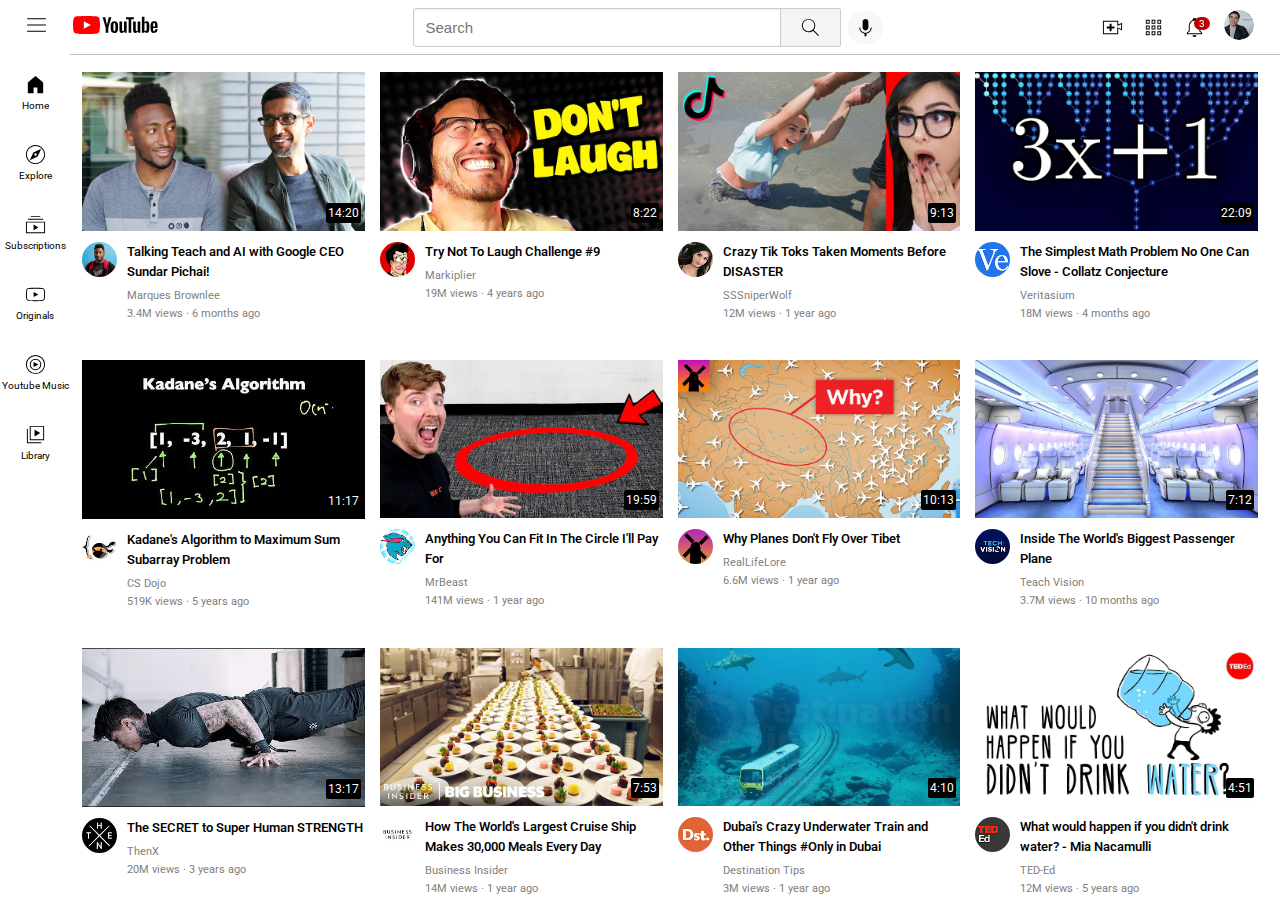
<file: index.html>
<!DOCTYPE html>
<html>

<head>
  <title>YouTube</title>
  <link rel="stylesheet" href="Youtube Styles/header.css">
  <link rel="stylesheet" href="Youtube Styles/body.css">
  <link rel="stylesheet" href="Youtube Styles/sidebar.css">
  <link rel="stylesheet" href="Youtube Styles/videos.css">
  <link rel="preconnect" href="https://fonts.googleapis.com">
  <link rel="preconnect" href="https://fonts.gstatic.com" crossorigin>
  <link rel="icon" href="Youtube images/youtube-icon.jpeg">
  <link href="https://fonts.googleapis.com/css2?family=Roboto:ital,wght@0,100..900;1,100..900&display=swap"
    rel="stylesheet">
</head>

<body>
  <div class="header">
    <div class="menu-youtube">
      <div>
        <img class="hamburger-menu" src="myYoutubeIcons/hamburger-menu.svg" alt="hamburger-menu">
      </div>
      <div>
        <img class="youtube-logo" src="myYoutubeIcons/youtube-logo.svg" alt="youtube-logo">
      </div>
    </div>
    <div class="search-voice">
      <input class="search" type="text" placeholder="Search">
      <div>
        <button class="search-icon-button">
          <img class="search-icon" src="myYoutubeIcons/search.svg" alt="search">
          <div class="tooltip">Search</div>
        </button>
      </div>
      <div class="voice-search-icon-container">
        <img class="voice-search-icon" src="myYoutubeIcons/voice-search-icon.svg" alt="voice-search-icon">
        <div class="tooltip">Search with your voice</div>
      </div>
    </div>
    <div class="my-channel-notifications">
      <div class="upload-container">
        <img class="upload" src="myYoutubeIcons/upload.svg" alt="youtube-apps">
        <div class="tooltip">Create</div>
      </div>
      <div class="youtube-apps-container">
        <img class="youtube-apps" src="myYoutubeIcons/youtube-apps.svg" alt="youtube-apps">
        <div class="tooltip">YouTube apps</div>
      </div>
      <div class="notifications-container">
        <img class="notifications" src="myYoutubeIcons/notifications.svg" alt="notifications">
        <div class="notifications-number">
          3
        </div>
        <div class="tooltip">Notifications</div>
      </div>
      <div>
        <img class="my-channel" src="Youtube images/my-channel.jpeg" alt="my-channel">
      </div>
    </div>
  </div>
  <div class="sidebar">
    <div class="icon">
      <img class="home-icon" src="myYoutubeIcons/home.svg" alt="home-icon">
      <div>Home</div>
    </div>
    <div class="icon">
      <img class="explore-icon" src="myYoutubeIcons/explore.svg" alt="explore-icon">
      <div>Explore</div>
    </div>
    <div class="icon">
      <img class="subscriptions-icon" src="myYoutubeIcons/subscriptions.svg" alt="subscriptions-icon">
      <div>Subscriptions</div>
    </div>
    <div class="icon">
      <img class="originals-icon" src="myYoutubeIcons/originals.svg" alt="originals-icon">
      <div>Originals</div>
    </div>
    <div class="icon">
      <img class="youtube-music-icon" src="myYoutubeIcons/youtube-music.svg" alt="youtube-music-icon">
      <div>Youtube Music</div>
    </div>
    <div class="icon">
      <img class="library-icon" src="myYoutubeIcons/library.svg" alt="library-icon">
      <div>Library</div>
    </div>
  </div>
  <div class="video-grid">
    <div class="video-card">
      <div class="thumbnail-container">
        <a href="https://www.youtube.com/watch?v=n2RNcPRtAiY">
          <img class="thumbnail" src="Youtube images/thumbnail-1.webp" alt="thumbnail-1">
        </a>
        <div class="video-time">14&#58;20</div>
      </div>
      <div class="video-review">
        <div class="channel-container">
          <a href="https://www.youtube.com/c/mkbhd">
            <img class="channel" src="Youtube images/channel-1.jpeg" alt="channel-1">
          </a>
        </div>
        <div class="video-info">
          <div class="video-title">Talking Teach and AI with Google CEO Sundar Pichai&#33;</div>
          <div class="video-author">Marques Brownlee</div>
          <div class="video-view">3.4M views &#183; 6 months ago</div>
        </div>
      </div>
    </div>
    <div class="video-card">
      <div class="thumbnail-container">
        <a href="https://www.youtube.com/watch?v=mP0RAo9SKZk">
          <img class="thumbnail" src="Youtube images/thumbnail-2.webp" alt="thumbnail-2">
        </a>
        <div class="video-time">8&#58;22</div>
      </div>
      <div class="video-review">
        <div class="channel-container">
          <a href="https://www.youtube.com/c/markiplier">
            <img class="channel" src="Youtube images/channel-2.jpeg" alt="channel-2">
          </a>

        </div>
        <div class="video-info">
          <div class="video-title">Try Not To Laugh Challenge &#35;9</div>
          <div class="video-author">Markiplier</div>
          <div class="video-view">19M views &#183; 4 years ago</div>
        </div>
      </div>
    </div>
    <div class="video-card">
      <div class="thumbnail-container">
        <a href="https://www.youtube.com/watch?v=FgjPQQeTh1w">
          <img class="thumbnail" src="Youtube images/thumbnail-3.webp" alt="thumbnail-3">
        </a>
        <div class="video-time">9&#58;13</div>
      </div>
      <div class="video-review">
        <div class="channel-container">
          <a href="https://www.youtube.com/user/SSSniperWolf">
            <img class="channel" src="Youtube images/channel-3.jpeg" alt="channel-3">
          </a>
        </div>
        <div class="video-info">
          <div class="video-title">Crazy Tik Toks Taken Moments Before DISASTER</div>
          <div class="video-author">SSSniperWolf</div>
          <div class="video-view">12M views &#183; 1 year ago</div>
        </div>
      </div>
    </div>
    <div class="video-card">
      <div class="thumbnail-container">
        <a href="https://www.youtube.com/watch?v=094y1Z2wpJg">
          <img class="thumbnail" src="Youtube images/thumbnail-4.webp" alt="thumbnail-4">
        </a>
        <div class="video-time">22&#58;09</div>
      </div>
      <div class="video-review">
        <div class="channel-container">
          <a href="https://www.youtube.com/c/veritasium">
            <img class="channel" src="Youtube images/channel-4.jpeg" alt="channel-4">
          </a>
        </div>
        <div class="video-info">
          <div class="video-title">The Simplest Math Problem No One Can Slove &#45; Collatz Conjecture</div>
          <div class="video-author">Veritasium</div>
          <div class="video-view">18M views &#183; 4 months ago</div>
        </div>
      </div>
    </div>
    <div class="video-card">
      <div class="thumbnail-container">
        <a href="https://www.youtube.com/watch?v=86CQq3pKSUw">
          <img class="thumbnail" src="Youtube images/thumbnail-5.webp" alt="thumbnail-5">
        </a>
        <div class="video-time">11&#58;17</div>
      </div>
      <div class="video-review">
        <div class="channel-container">
          <a href="https://www.youtube.com/c/CSDojo">
            <img class="channel" src="Youtube images/channel-5.jpeg" alt="channel-5">
          </a>
        </div>
        <div class="video-info">
          <div class="video-title">Kadane&#39;s Algorithm to Maximum Sum Subarray Problem</div>
          <div class="video-author">CS Dojo</div>
          <div class="video-view">519K views &#183; 5 years ago</div>
        </div>
      </div>
    </div>
    <div class="video-card">
      <div class="thumbnail-container">
        <a href="https://www.youtube.com/watch?v=yXWw0_UfSFg">
          <img class="thumbnail" src="Youtube images/thumbnail-6.webp" alt="thumbnail-6">
        </a>
        <div class="video-time">19&#58;59</div>
      </div>
      <div class="video-review">
        <div class="channel-container">
          <a href="https://www.youtube.com/channel/UCX6OQ3DkcsbYNE6H8uQQuVA">
            <img class="channel" src="Youtube images/channel-6.jpeg" alt="channel-6">
          </a>
        </div>
        <div class=" video-info">
          <div class="video-title">Anything You Can Fit In The Circle I&#39;ll Pay For</div>
          <div class="video-author">MrBeast</div>
          <div class="video-view">141M views &#183; 1 year ago</div>
        </div>
      </div>
    </div>
    <div class="video-card">
      <div class="thumbnail-container">
        <a href="https://www.youtube.com/watch?v=fNVa1qMbF9Y">
          <img class="thumbnail" src="Youtube images/thumbnail-7.webp" alt="thumbnail-7">
        </a>
        <div class="video-time">10&#58;13</div>
      </div>
      <div class="video-review">
        <div class="channel-container">
          <a href="https://www.youtube.com/channel/UCP5tjEmvPItGyLhmjdwP7Ww">
            <img class="channel" src="Youtube images/channel-7.jpeg" alt="channel-7">
          </a>
        </div>
        <div class="video-info">
          <div class="video-title">Why Planes Don&#39;t Fly Over Tibet</div>
          <div class="video-author">RealLifeLore</div>
          <div class="video-view">6.6M views &#183; 1 year ago</div>
        </div>
      </div>
    </div>
    <div class="video-card">
      <div class="thumbnail-container">
        <a href="https://www.youtube.com/watch?v=lFm4EM1juls">
          <img class="thumbnail" src="Youtube images/thumbnail-8.webp" alt="thumbnail-8">
        </a>
        <div class="video-time">7&#58;12</div>
      </div>
      <div class="video-review">
        <div class="channel-container">
          <a href="https://www.youtube.com/channel/UCHAK6CyegY22Zj2GWrcaIxg">
            <img class="channel" src="Youtube images/channel-8.jpeg" alt="channel-8">
          </a>
        </div>
        <div class="video-info">
          <div class="video-title">Inside The World&#39;s Biggest Passenger Plane</div>
          <div class="video-author">Teach Vision</div>
          <div class="video-view">3.7M views &#183; 10 months ago</div>
        </div>
      </div>
    </div>
    <div class="video-card">
      <div class="thumbnail-container">
        <a href="https://www.youtube.com/watch?v=ixmxOlcrlUc">
          <img class="thumbnail" src="Youtube images/thumbnail-9.webp" alt="thumbnail-9">
        </a>
        <div class="video-time">13&#58;17</div>
      </div>
      <div class="video-review">
        <div class="channel-container">
          <a href="https://www.youtube.com/c/OFFICIALTHENXSTUDIOS">
            <img class="channel" src="Youtube images/channel-9.jpeg" alt="channel-9">
          </a>
        </div>
        <div class="video-info">
          <div class="video-title">The SECRET to Super Human STRENGTH</div>
          <div class="video-author">ThenX</div>
          <div class="video-view">20M views &#183; 3 years ago</div>
        </div>
      </div>
    </div>
    <div class="video-card">
      <div class="thumbnail-container">
        <a href="https://www.youtube.com/watch?v=R2vXbFp5C9o">
          <img class="thumbnail" src="Youtube images/thumbnail-10.webp" alt="thumbnail-10">
        </a>
        <div class="video-time">7&#58;53</div>
      </div>
      <div class="video-review">
        <div class="channel-container">
          <a href="https://www.youtube.com/user/businessinsider">
            <img class="channel" src="Youtube images/channel-10.jpeg" alt="channel-10">
          </a>
        </div>
        <div class="video-info">
          <div class="video-title">How The World&#39;s Largest Cruise Ship Makes 30,000 Meals Every Day</div>
          <div class="video-author">Business Insider</div>
          <div class="video-view">14M views &#183; 1 year ago</div>
        </div>
      </div>
    </div>
    <div class="video-card">
      <div class="thumbnail-container">
        <a href="https://www.youtube.com/watch?v=0nZuYyXET3s">
          <img class="thumbnail" src="Youtube images/thumbnail-11.webp" alt="thumbnail-11">
        </a>
        <div class="video-time">4&#58;10</div>
      </div>
      <div class="video-review">
        <div class="channel-container">
          <a href="https://www.youtube.com/c/Destinationtips">
            <img class="channel" src="Youtube images/channel-11.jpeg" alt="channel-11">
          </a>
        </div>
        <div class="video-info">
          <div class="video-title">Dubai&#39;s Crazy Underwater Train and Other Things &#35;Only in Dubai</div>
          <div class="video-author">Destination Tips</div>
          <div class="video-view">3M views &#183; 1 year ago</div>
        </div>
      </div>
    </div>
    <div class="video-card">
      <div class="thumbnail-container">
        <a href="https://www.youtube.com/watch?v=9iMGFqMmUFs">
          <img class="thumbnail" src="Youtube images/thumbnail-12.webp" alt="thumbnail-12">
        </a>
        <div class="video-time">4&#58;51</div>
      </div>
      <div class="video-review">
        <div class="channel-container">
          <a href="https://www.youtube.com/teded">
            <img class="channel" src="Youtube images/channel-12.jpeg" alt="channel-12">
          </a>
        </div>
        <div class="video-info">
          <div class="video-title">What would happen if you didn&#39t drink water&#63; &#45; Mia Nacamulli</div>
          <div class="video-author">TED&#45;Ed</div>
          <div class="video-view">12M views &#183; 5 years ago</div>
        </div>
      </div>
    </div>
  </div>
</body>

</html>
</file>
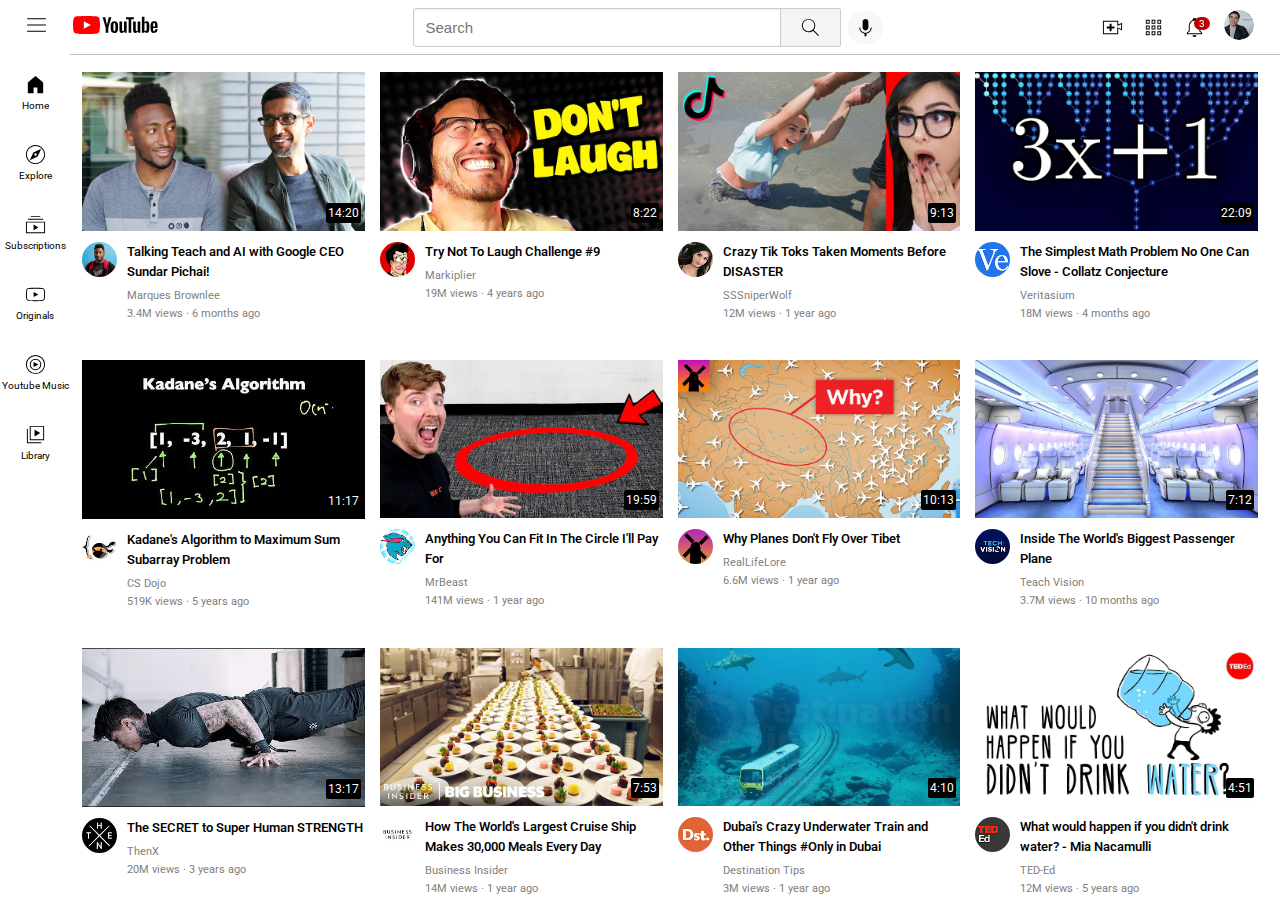
<file: youtube.html>
<!DOCTYPE html>
<html>

<head>
  <title>YouTube</title>
  <link rel="stylesheet" href="Youtube Styles/header.css">
  <link rel="stylesheet" href="Youtube Styles/body.css">
  <link rel="stylesheet" href="Youtube Styles/sidebar.css">
  <link rel="stylesheet" href="Youtube Styles/videos.css">
  <link rel="preconnect" href="https://fonts.googleapis.com">
  <link rel="preconnect" href="https://fonts.gstatic.com" crossorigin>
  <link rel="icon" href="Youtube images/youtube-icon.jpeg">
  <link href="https://fonts.googleapis.com/css2?family=Roboto:ital,wght@0,100..900;1,100..900&display=swap"
    rel="stylesheet">
</head>

<body>
  <div class="header">
    <div class="menu-youtube">
      <div>
        <img class="hamburger-menu" src="myYoutubeIcons/hamburger-menu.svg" alt="hamburger-menu">
      </div>
      <div>
        <img class="youtube-logo" src="myYoutubeIcons/youtube-logo.svg" alt="youtube-logo">
      </div>
    </div>
    <div class="search-voice">
      <input class="search" type="text" placeholder="Search">
      <div>
        <button class="search-icon-button">
          <img class="search-icon" src="myYoutubeIcons/search.svg" alt="search">
          <div class="tooltip">Search</div>
        </button>
      </div>
      <div class="voice-search-icon-container">
        <img class="voice-search-icon" src="myYoutubeIcons/voice-search-icon.svg" alt="voice-search-icon">
        <div class="tooltip">Search with your voice</div>
      </div>
    </div>
    <div class="my-channel-notifications">
      <div class="upload-container">
        <img class="upload" src="myYoutubeIcons/upload.svg" alt="youtube-apps">
        <div class="tooltip">Create</div>
      </div>
      <div class="youtube-apps-container">
        <img class="youtube-apps" src="myYoutubeIcons/youtube-apps.svg" alt="youtube-apps">
        <div class="tooltip">YouTube apps</div>
      </div>
      <div class="notifications-container">
        <img class="notifications" src="myYoutubeIcons/notifications.svg" alt="notifications">
        <div class="notifications-number">
          3
        </div>
        <div class="tooltip">Notifications</div>
      </div>
      <div>
        <img class="my-channel" src="Youtube images/my-channel.jpeg" alt="my-channel">
      </div>
    </div>
  </div>
  <div class="sidebar">
    <div class="icon">
      <img class="home-icon" src="myYoutubeIcons/home.svg" alt="home-icon">
      <div>Home</div>
    </div>
    <div class="icon">
      <img class="explore-icon" src="myYoutubeIcons/explore.svg" alt="explore-icon">
      <div>Explore</div>
    </div>
    <div class="icon">
      <img class="subscriptions-icon" src="myYoutubeIcons/subscriptions.svg" alt="subscriptions-icon">
      <div>Subscriptions</div>
    </div>
    <div class="icon">
      <img class="originals-icon" src="myYoutubeIcons/originals.svg" alt="originals-icon">
      <div>Originals</div>
    </div>
    <div class="icon">
      <img class="youtube-music-icon" src="myYoutubeIcons/youtube-music.svg" alt="youtube-music-icon">
      <div>Youtube Music</div>
    </div>
    <div class="icon">
      <img class="library-icon" src="myYoutubeIcons/library.svg" alt="library-icon">
      <div>Library</div>
    </div>
  </div>
  <div class="video-grid">
    <div class="video-card">
      <div class="thumbnail-container">
        <a href="https://www.youtube.com/watch?v=n2RNcPRtAiY">
          <img class="thumbnail" src="Youtube images/thumbnail-1.webp" alt="thumbnail-1">
        </a>
        <div class="video-time">14&#58;20</div>
      </div>
      <div class="video-review">
        <div class="channel-container">
          <a href="https://www.youtube.com/c/mkbhd">
            <img class="channel" src="Youtube images/channel-1.jpeg" alt="channel-1">
          </a>
        </div>
        <div class="video-info">
          <div class="video-title">Talking Teach and AI with Google CEO Sundar Pichai&#33;</div>
          <div class="video-author">Marques Brownlee</div>
          <div class="video-view">3.4M views &#183; 6 months ago</div>
        </div>
      </div>
    </div>
    <div class="video-card">
      <div class="thumbnail-container">
        <a href="https://www.youtube.com/watch?v=mP0RAo9SKZk">
          <img class="thumbnail" src="Youtube images/thumbnail-2.webp" alt="thumbnail-2">
        </a>
        <div class="video-time">8&#58;22</div>
      </div>
      <div class="video-review">
        <div class="channel-container">
          <a href="https://www.youtube.com/c/markiplier">
            <img class="channel" src="Youtube images/channel-2.jpeg" alt="channel-2">
          </a>

        </div>
        <div class="video-info">
          <div class="video-title">Try Not To Laugh Challenge &#35;9</div>
          <div class="video-author">Markiplier</div>
          <div class="video-view">19M views &#183; 4 years ago</div>
        </div>
      </div>
    </div>
    <div class="video-card">
      <div class="thumbnail-container">
        <a href="https://www.youtube.com/watch?v=FgjPQQeTh1w">
          <img class="thumbnail" src="Youtube images/thumbnail-3.webp" alt="thumbnail-3">
        </a>
        <div class="video-time">9&#58;13</div>
      </div>
      <div class="video-review">
        <div class="channel-container">
          <a href="https://www.youtube.com/user/SSSniperWolf">
            <img class="channel" src="Youtube images/channel-3.jpeg" alt="channel-3">
          </a>
        </div>
        <div class="video-info">
          <div class="video-title">Crazy Tik Toks Taken Moments Before DISASTER</div>
          <div class="video-author">SSSniperWolf</div>
          <div class="video-view">12M views &#183; 1 year ago</div>
        </div>
      </div>
    </div>
    <div class="video-card">
      <div class="thumbnail-container">
        <a href="https://www.youtube.com/watch?v=094y1Z2wpJg">
          <img class="thumbnail" src="Youtube images/thumbnail-4.webp" alt="thumbnail-4">
        </a>
        <div class="video-time">22&#58;09</div>
      </div>
      <div class="video-review">
        <div class="channel-container">
          <a href="https://www.youtube.com/c/veritasium">
            <img class="channel" src="Youtube images/channel-4.jpeg" alt="channel-4">
          </a>
        </div>
        <div class="video-info">
          <div class="video-title">The Simplest Math Problem No One Can Slove &#45; Collatz Conjecture</div>
          <div class="video-author">Veritasium</div>
          <div class="video-view">18M views &#183; 4 months ago</div>
        </div>
      </div>
    </div>
    <div class="video-card">
      <div class="thumbnail-container">
        <a href="https://www.youtube.com/watch?v=86CQq3pKSUw">
          <img class="thumbnail" src="Youtube images/thumbnail-5.webp" alt="thumbnail-5">
        </a>
        <div class="video-time">11&#58;17</div>
      </div>
      <div class="video-review">
        <div class="channel-container">
          <a href="https://www.youtube.com/c/CSDojo">
            <img class="channel" src="Youtube images/channel-5.jpeg" alt="channel-5">
          </a>
        </div>
        <div class="video-info">
          <div class="video-title">Kadane&#39;s Algorithm to Maximum Sum Subarray Problem</div>
          <div class="video-author">CS Dojo</div>
          <div class="video-view">519K views &#183; 5 years ago</div>
        </div>
      </div>
    </div>
    <div class="video-card">
      <div class="thumbnail-container">
        <a href="https://www.youtube.com/watch?v=yXWw0_UfSFg">
          <img class="thumbnail" src="Youtube images/thumbnail-6.webp" alt="thumbnail-6">
        </a>
        <div class="video-time">19&#58;59</div>
      </div>
      <div class="video-review">
        <div class="channel-container">
          <a href="https://www.youtube.com/channel/UCX6OQ3DkcsbYNE6H8uQQuVA">
            <img class="channel" src="Youtube images/channel-6.jpeg" alt="channel-6">
          </a>
        </div>
        <div class=" video-info">
          <div class="video-title">Anything You Can Fit In The Circle I&#39;ll Pay For</div>
          <div class="video-author">MrBeast</div>
          <div class="video-view">141M views &#183; 1 year ago</div>
        </div>
      </div>
    </div>
    <div class="video-card">
      <div class="thumbnail-container">
        <a href="https://www.youtube.com/watch?v=fNVa1qMbF9Y">
          <img class="thumbnail" src="Youtube images/thumbnail-7.webp" alt="thumbnail-7">
        </a>
        <div class="video-time">10&#58;13</div>
      </div>
      <div class="video-review">
        <div class="channel-container">
          <a href="https://www.youtube.com/channel/UCP5tjEmvPItGyLhmjdwP7Ww">
            <img class="channel" src="Youtube images/channel-7.jpeg" alt="channel-7">
          </a>
        </div>
        <div class="video-info">
          <div class="video-title">Why Planes Don&#39;t Fly Over Tibet</div>
          <div class="video-author">RealLifeLore</div>
          <div class="video-view">6.6M views &#183; 1 year ago</div>
        </div>
      </div>
    </div>
    <div class="video-card">
      <div class="thumbnail-container">
        <a href="https://www.youtube.com/watch?v=lFm4EM1juls">
          <img class="thumbnail" src="Youtube images/thumbnail-8.webp" alt="thumbnail-8">
        </a>
        <div class="video-time">7&#58;12</div>
      </div>
      <div class="video-review">
        <div class="channel-container">
          <a href="https://www.youtube.com/channel/UCHAK6CyegY22Zj2GWrcaIxg">
            <img class="channel" src="Youtube images/channel-8.jpeg" alt="channel-8">
          </a>
        </div>
        <div class="video-info">
          <div class="video-title">Inside The World&#39;s Biggest Passenger Plane</div>
          <div class="video-author">Teach Vision</div>
          <div class="video-view">3.7M views &#183; 10 months ago</div>
        </div>
      </div>
    </div>
    <div class="video-card">
      <div class="thumbnail-container">
        <a href="https://www.youtube.com/watch?v=ixmxOlcrlUc">
          <img class="thumbnail" src="Youtube images/thumbnail-9.webp" alt="thumbnail-9">
        </a>
        <div class="video-time">13&#58;17</div>
      </div>
      <div class="video-review">
        <div class="channel-container">
          <a href="https://www.youtube.com/c/OFFICIALTHENXSTUDIOS">
            <img class="channel" src="Youtube images/channel-9.jpeg" alt="channel-9">
          </a>
        </div>
        <div class="video-info">
          <div class="video-title">The SECRET to Super Human STRENGTH</div>
          <div class="video-author">ThenX</div>
          <div class="video-view">20M views &#183; 3 years ago</div>
        </div>
      </div>
    </div>
    <div class="video-card">
      <div class="thumbnail-container">
        <a href="https://www.youtube.com/watch?v=R2vXbFp5C9o">
          <img class="thumbnail" src="Youtube images/thumbnail-10.webp" alt="thumbnail-10">
        </a>
        <div class="video-time">7&#58;53</div>
      </div>
      <div class="video-review">
        <div class="channel-container">
          <a href="https://www.youtube.com/user/businessinsider">
            <img class="channel" src="Youtube images/channel-10.jpeg" alt="channel-10">
          </a>
        </div>
        <div class="video-info">
          <div class="video-title">How The World&#39;s Largest Cruise Ship Makes 30,000 Meals Every Day</div>
          <div class="video-author">Business Insider</div>
          <div class="video-view">14M views &#183; 1 year ago</div>
        </div>
      </div>
    </div>
    <div class="video-card">
      <div class="thumbnail-container">
        <a href="https://www.youtube.com/watch?v=0nZuYyXET3s">
          <img class="thumbnail" src="Youtube images/thumbnail-11.webp" alt="thumbnail-11">
        </a>
        <div class="video-time">4&#58;10</div>
      </div>
      <div class="video-review">
        <div class="channel-container">
          <a href="https://www.youtube.com/c/Destinationtips">
            <img class="channel" src="Youtube images/channel-11.jpeg" alt="channel-11">
          </a>
        </div>
        <div class="video-info">
          <div class="video-title">Dubai&#39;s Crazy Underwater Train and Other Things &#35;Only in Dubai</div>
          <div class="video-author">Destination Tips</div>
          <div class="video-view">3M views &#183; 1 year ago</div>
        </div>
      </div>
    </div>
    <div class="video-card">
      <div class="thumbnail-container">
        <a href="https://www.youtube.com/watch?v=9iMGFqMmUFs">
          <img class="thumbnail" src="Youtube images/thumbnail-12.webp" alt="thumbnail-12">
        </a>
        <div class="video-time">4&#58;51</div>
      </div>
      <div class="video-review">
        <div class="channel-container">
          <a href="https://www.youtube.com/teded">
            <img class="channel" src="Youtube images/channel-12.jpeg" alt="channel-12">
          </a>
        </div>
        <div class="video-info">
          <div class="video-title">What would happen if you didn&#39t drink water&#63; &#45; Mia Nacamulli</div>
          <div class="video-author">TED&#45;Ed</div>
          <div class="video-view">12M views &#183; 5 years ago</div>
        </div>
      </div>
    </div>
  </div>
</body>

</html>
</file>
<file: Youtube Styles/header.css>
.header {
  display: flex;
  justify-content: space-between;
  position: fixed;
  height: 54px;
  background-color: rgb(255, 255, 255);
  right: 0px;
  left: 0;
  top: 0;
  border-bottom-width: 0.2px;
  border-bottom-style: solid;
  border-bottom-color: rgb(192, 191, 191);
  z-index: 100;
  margin-bottom: 20px;
}

.hamburger-menu {
  width: 25px;
  margin-left: 24px;
  margin-right: 24px;
  background-color: white;
  cursor: pointer;
}

.youtube-logo {
  width: 85px;
  background-color: white;
  cursor: pointer;
}

.menu-youtube {
  display: flex;
  align-items: center;
}

.search {
  height: 35px;
  padding-left: 12px;
  font-size: 16px;
  border-radius: 3px;
  border-width: 1px;
  border-style: solid;
  border-color: rgb(204, 204, 204);
  font-size: 15px;
  box-shadow: inset 0px 1px 2px rgb(235, 235, 235);
  margin-right: 0px;
  flex: 1;
  width: 0;
  min-width: 0;
}

.search-icon {
  width: 23px;
}

.search-icon-button {
  background-color: rgb(244, 244, 244);
  border-width: 1px;
  border-style: solid;
  border-color: rgb(204, 204, 204);
  border-radius: 2px;
  padding: 7px 18px;
  margin-left: -5px;
  cursor: pointer;
  margin-right: 7px;
  position: relative;
  display: flex;
  align-items: center;
  justify-content: center;
}

.search-icon-button .tooltip,
.voice-search-icon-container .tooltip,
.upload-container .tooltip,
.youtube-apps-container .tooltip,
.notifications-container .tooltip {
  position: absolute;
  background-color: rgba(11, 11, 11, 0.35);
  color: white;
  font-size: 12px;
  padding: 5px 9px;
  bottom: -40px;
  opacity: 0;
  transition: opacity 0.15s;
  pointer-events: none;
  white-space: nowrap;
}

.search-icon-button:hover .tooltip,
.voice-search-icon-container:hover .tooltip,
.upload-container:hover .tooltip,
.youtube-apps-container:hover .tooltip,
.notifications-container:hover .tooltip {
  opacity: 1;
}

.voice-search-icon {
  width: 23px;
  margin-left: 0px;
  padding: 5px 6px;
  cursor: pointer;
  background-color: rgb(248, 248, 248);
  border-radius: 15px;
}

.voice-search-icon-container {
  position: relative;
  display: flex;
  align-items: center;
  justify-content: center;
}

.search-voice {
  display: flex;
  align-items: center;
  margin-left: 60px;
  flex: 1;
  max-width: 470px;
}

.upload {
  width: 23px;
  background-color: white;
  margin-right: 18px;
  cursor: pointer;
}

.upload-container {
  position: relative;
  display: flex;
  align-items: center;
  justify-content: center;
}

.youtube-apps {
  width: 23px;
  background-color: white;
  margin-right: 18px;
  cursor: pointer;
}

.youtube-apps-container {
  position: relative;
  display: flex;
  align-items: center;
  justify-content: center;
}

.notifications {
  width: 23px;
  background-color: white;
  margin-right: 18px;
  cursor: pointer;
}

.notifications-container {
  position: relative;
  display: flex;
  align-items: center;
  justify-content: center;
}

.notifications-number {
  position: absolute;
  font-size: 10px;
  background-color: rgb(190, 0, 0);
  color: white;
  padding: 1px 5px;
  border-radius: 15px;
  top: 1px;
  right: 14.5px;
}

.my-channel {
  width: 30px;
  border-radius: 25px;
  cursor: pointer;
}

.my-channel-notifications {
  display: flex;
  align-items: center;
  width: 150px;
  margin-left: 24px;
  margin-right: 29px;
  flex-shrink: 0;
}

@media (max-width: 576px) {
  .header {
    height: 36px;
    margin-bottom: 10px;
  }

  .hamburger-menu {
    width: 14px;
    margin-left: 13px;
    margin-right: 13px;
  }

  .youtube-logo {
    width: 50px;
  }

  .search {
    height: 18px;
    padding-left: 30px;
    font-size: 10px;
    border-radius: 3px;
    border-width: 1px;
    flex: 1;
    width: 100px;
    min-width: 0;
  }

  .search-icon {
    width: 10px;
  }

  .search-icon-button {
    padding: 5px 6px;
    margin-left: -5px;
    margin-right: 7px;
  }

  .search-icon-button .tooltip,
  .voice-search-icon-container .tooltip,
  .upload-container .tooltip,
  .youtube-apps-container .tooltip,
  .notifications-container .tooltip {
    font-size: 10px;
    padding: 3px 7px;
    bottom: -25px;
  }

  .voice-search-icon {
    width: 16px;
    padding: 3px 5px;
  }

  .search-voice {
    display: flex;
    align-items: center;
    margin-left: 5px;
    flex: 1;
    max-width: 470px;
  }

  .upload {
    width: 16px;
    margin-right: 7px;
  }

  .youtube-apps {
    width: 16px;
    margin-right: 7px;
  }

  .notifications {
    width: 16px;
    margin-right: 7px;
  }

  .notifications-number {
    font-size: 7px;
    padding: 1px 3px;
    border-radius: 15px;
    top: -1px;
    right: 12px;
  }

  .my-channel {
    width: 20px;
    border-radius: 25px;
  }

  .my-channel-notifications {
    width: 150px;
    margin-left: 5px;
  }
}
</file>
<file: Youtube Styles/body.css>
body {
  margin: 0px;
  font-family: Roboto, Arial;
  background-color: rgb(255, 255, 255);
  padding-left: 60px;
  padding-top: 50px;
  padding-bottom: 20px;
}
</file>
<file: Youtube Styles/sidebar.css>
.sidebar {
  position: fixed;
  width: 70px;
  background-color: white;
  font-size: 10px;
  top: 54px;
  left: 0;
  bottom: 0px;
  padding-top: 3px;
  z-index: 300;
}

.home-icon,
.explore-icon,
.subscriptions-icon,
.originals-icon,
.youtube-music-icon,
.library-icon {
  width: 23px;
  margin-bottom: 4px;
}

.icon {
  display: flex;
  flex-direction: column;
  justify-content: center;
  align-items: center;
  height: 70px;
  width: 70px;
}

.icon:hover {
  background-color: rgb(244, 244, 244);
  cursor: pointer;
}

@media (max-width: 576px) {
  .sidebar {
    width: 30px;
    font-size: 8px;
    top: 30px;
    left: 0;
    bottom: 0px;
    padding-top: 3px;
  }

  .home-icon,
  .explore-icon,
  .subscriptions-icon,
  .originals-icon,
  .youtube-music-icon,
  .library-icon {
    width: 15px;
    margin-bottom: 2px;
  }

  .icon {
    height: 40px;
    width: 50px;
  }

  #music {
    display: flex;
    justify-content: center;
    text-align: center;
  }
}
</file>
<file: Youtube Styles/videos.css>
.thumbnail {
  width: 100%;
  margin: 0px;
}

.thumbnail-container {
  margin-bottom: 7px;
  position: relative;
}

.channel {
  width: 35px;
  border-radius: 25px;
}

.channel-container {
  display: inline-block;
  vertical-align: top;
}

.video-title {
  font-size: 13px;
  font-weight: 550;
  line-height: 20px;
  margin: 0px;
  margin-bottom: 7px;
  display: block;
}

.video-author {
  font-size: 11px;
  color: gray;
  margin: 0px;
  margin-bottom: 5px;
}

.video-view {
  font-size: 11px;
  color: gray;
  margin: 0px;
}

.video-review {
  margin: 0px;
  display: flex;
}

.video-info {
  margin-left: 10px;
}

.video-time {
  background-color: black;
  color: white;
  position: absolute;
  right: 4px;
  bottom: 12px;
  font-size: 12px;
  padding: 3px 2px;
  border-radius: 2px;
}

.video-card {
  display: block;
}

.video-grid {
  display: grid;
  grid-template-columns: 1fr 1fr 1fr 1fr;
  column-gap: 15px;
  row-gap: 40px;
  padding-left: 22px;
  padding-right: 22px;
  padding-top: 22px;
}
</file>
